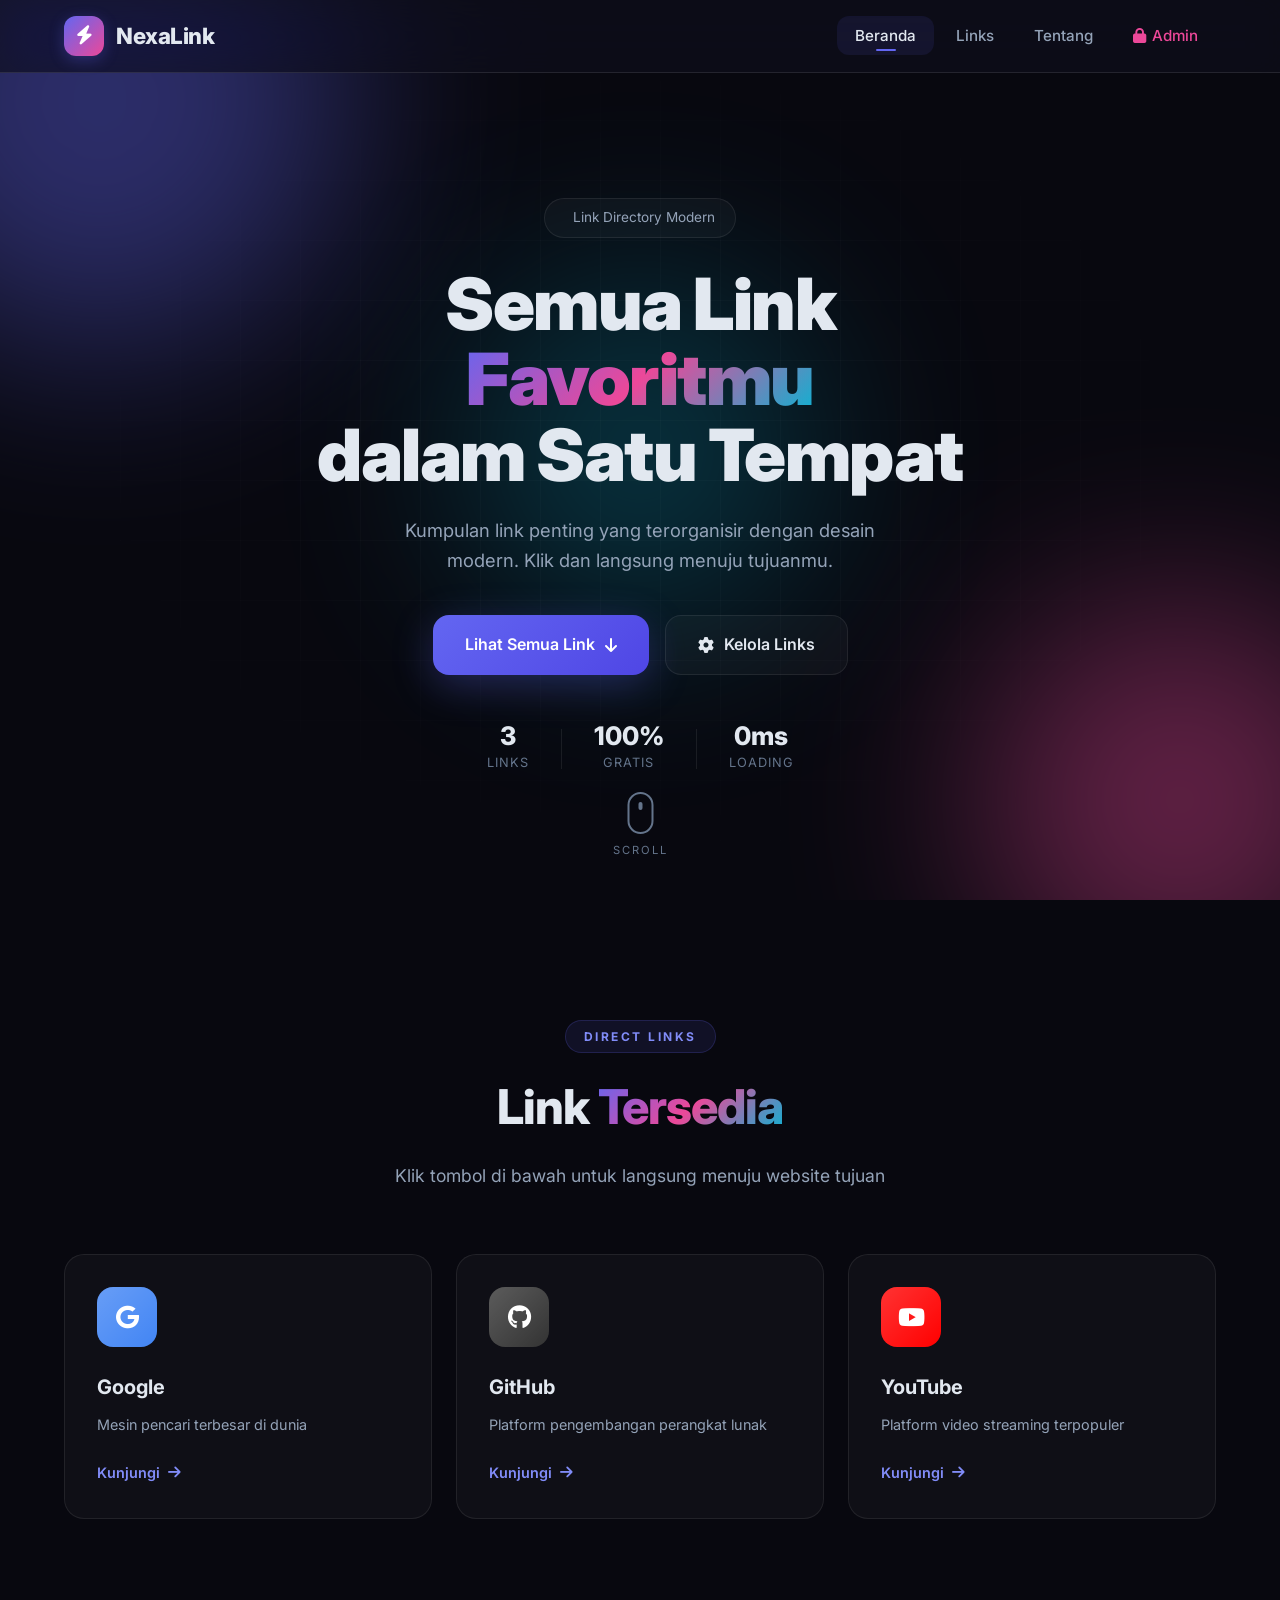
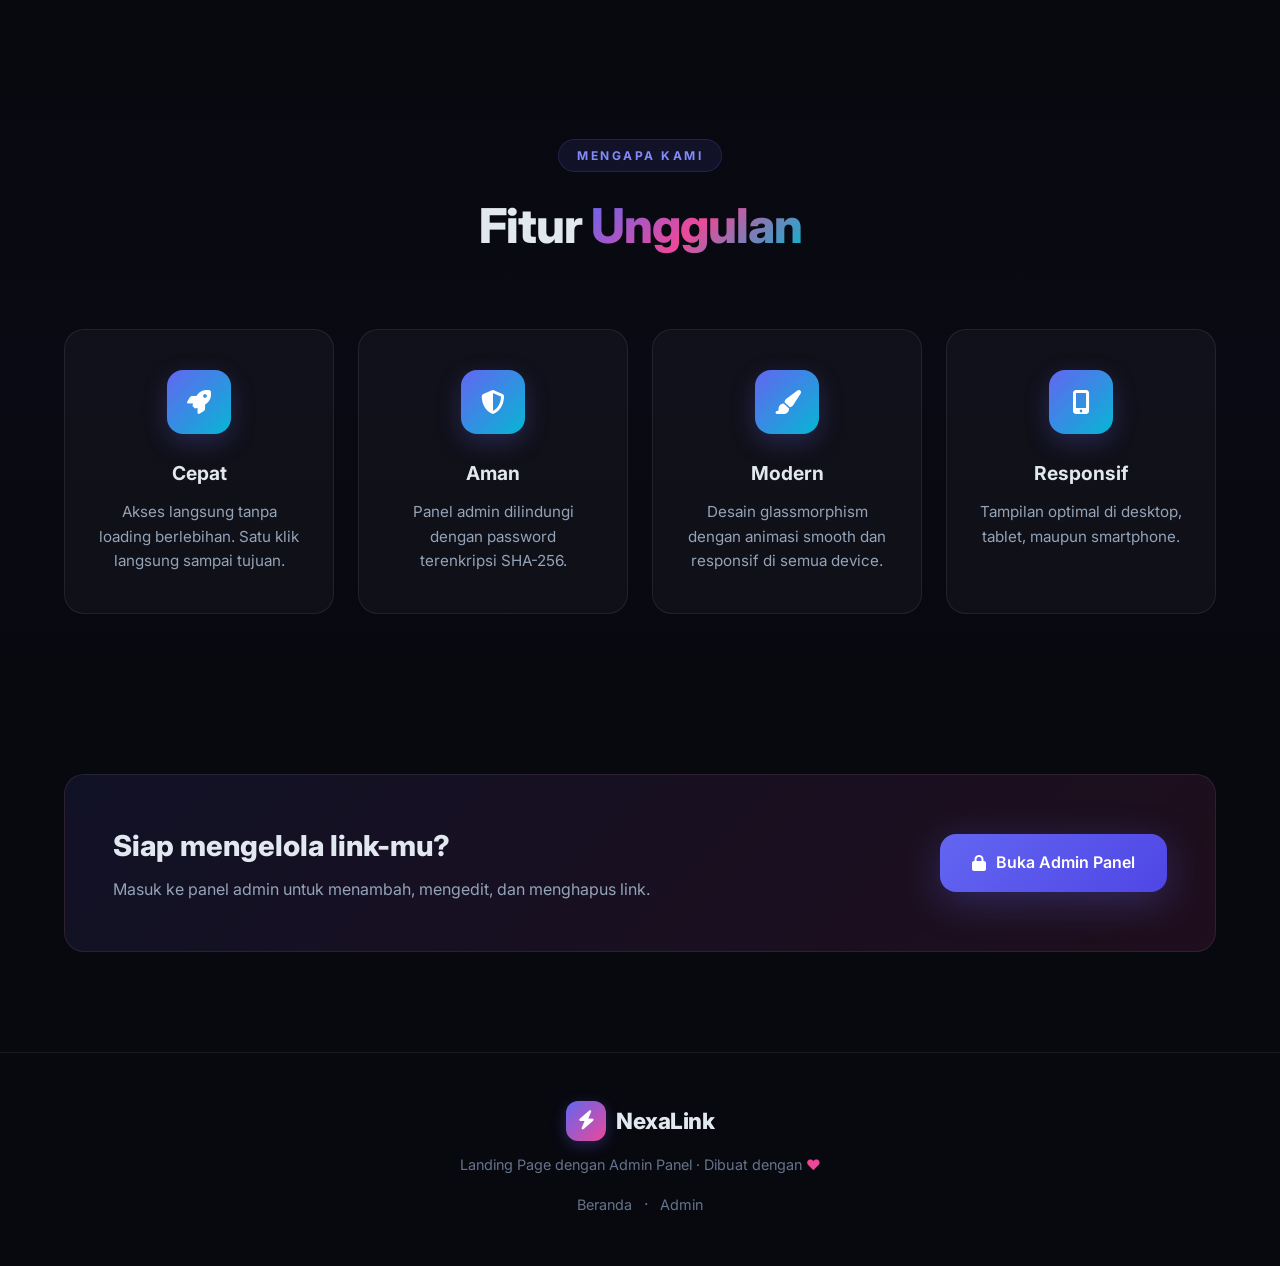
<file: index.html>
<!DOCTYPE html>
<html lang="id">
<head>
    <meta charset="UTF-8">
    <meta name="viewport" content="width=device-width, initial-scale=1.0">
    <meta http-equiv="X-UA-Compatible" content="IE=edge">

    <!-- SEO Meta Tags -->
    <title>NexaLink - Link Directory Modern</title>
    <meta name="description" content="Kumpulan link penting dengan desain modern. Akses cepat ke semua website favoritmu dalam satu tempat.">
    <meta name="keywords" content="link directory, landing page, bookmarks, modern ui">
    <meta name="author" content="NexaLink">
    <meta name="robots" content="index, follow">

    <!-- Open Graph / Facebook -->
    <meta property="og:type" content="website">
    <meta property="og:url" content="https://nexalink.vercel.app/">
    <meta property="og:title" content="NexaLink - Link Directory Modern">
    <meta property="og:description" content="Kumpulan link penting dengan desain modern. Akses cepat ke semua website favoritmu.">
    <meta property="og:image" content="https://nexalink.vercel.app/assets/og-image.png">

    <!-- Twitter -->
    <meta property="twitter:card" content="summary_large_image">
    <meta property="twitter:url" content="https://nexalink.vercel.app/">
    <meta property="twitter:title" content="NexaLink - Link Directory Modern">
    <meta property="twitter:description" content="Kumpulan link penting dengan desain modern. Akses cepat ke semua website favoritmu.">
    <meta property="twitter:image" content="https://nexalink.vercel.app/assets/og-image.png">

    <!-- Theme Color -->
    <meta name="theme-color" content="#0f0f1a">
    <meta name="msapplication-TileColor" content="#0f0f1a">

    <!-- Favicon -->
    <link rel="icon" type="image/svg+xml" href="data:image/svg+xml,<svg xmlns=%22http://www.w3.org/2000/svg%22 viewBox=%220 0 100 100%22><text y=%22.9em%22 font-size=%2290%22>⚡</text></svg>">

    <!-- Fonts -->
    <link rel="preconnect" href="https://fonts.googleapis.com">
    <link rel="preconnect" href="https://fonts.gstatic.com" crossorigin>
    <link href="https://fonts.googleapis.com/css2?family=Inter:wght@300;400;500;600;700;800;900&display=swap" rel="stylesheet">
    <link rel="stylesheet" href="https://cdnjs.cloudflare.com/ajax/libs/font-awesome/6.4.0/css/all.min.css" integrity="sha512-iecdLmaskl7CVkqkXNQ/ZH/XLlvWZOJyj7Yy7tcenmpD1ypASozpmT/E0iPtmFIB46ZmdtAc9eNBvH0H/ZpiBw==" crossorigin="anonymous" referrerpolicy="no-referrer">

    <!-- Styles -->
    <link rel="stylesheet" href="assets/style.css">
</head>
<body>
    <!-- Navbar -->
    <nav class="navbar" id="navbar">
        <div class="nav-container">
            <a href="/" class="nav-logo" aria-label="NexaLink Home">
                <div class="logo-icon">
                    <i class="fas fa-bolt" aria-hidden="true"></i>
                </div>
                <span class="logo-text">NexaLink</span>
            </a>

            <ul class="nav-menu" id="nav-menu" role="menubar">
                <li role="none"><a href="#home" class="nav-link active" role="menuitem">Beranda</a></li>
                <li role="none"><a href="#links" class="nav-link" role="menuitem">Links</a></li>
                <li role="none"><a href="#about" class="nav-link" role="menuitem">Tentang</a></li>
                <li role="none"><a href="admin.html" class="nav-link admin-link" role="menuitem">
                    <i class="fas fa-lock" aria-hidden="true"></i> Admin
                </a></li>
            </ul>

            <button class="hamburger" id="hamburger" aria-label="Toggle menu" aria-expanded="false" aria-controls="nav-menu">
                <span></span>
                <span></span>
                <span></span>
            </button>
        </div>
    </nav>

    <!-- Hero Section -->
    <section id="home" class="hero" aria-label="Hero section">
        <div class="hero-bg" aria-hidden="true">
            <div class="orb orb-1"></div>
            <div class="orb orb-2"></div>
            <div class="orb orb-3"></div>
            <div class="grid-overlay"></div>
        </div>

        <div class="hero-content">
            <div class="hero-badge" data-aos="fade-up">
                <i class="fas fa-sparkles" aria-hidden="true"></i>
                <span>Link Directory Modern</span>
            </div>

            <h1 class="hero-title" data-aos="fade-up" data-aos-delay="100">
                Semua Link <span class="gradient-text">Favoritmu</span><br>
                dalam Satu Tempat
            </h1>

            <p class="hero-desc" data-aos="fade-up" data-aos-delay="200">
                Kumpulan link penting yang terorganisir dengan desain modern. 
                Klik dan langsung menuju tujuanmu.
            </p>

            <div class="hero-cta" data-aos="fade-up" data-aos-delay="300">
                <a href="#links" class="hero-btn primary">
                    <span>Lihat Semua Link</span>
                    <i class="fas fa-arrow-down" aria-hidden="true"></i>
                </a>
                <a href="admin.html" class="hero-btn secondary">
                    <i class="fas fa-cog" aria-hidden="true"></i>
                    <span>Kelola Links</span>
                </a>
            </div>

            <div class="hero-stats" data-aos="fade-up" data-aos-delay="400">
                <div class="stat-item">
                    <span class="stat-number" id="link-count">0</span>
                    <span class="stat-label">Links</span>
                </div>
                <div class="stat-divider"></div>
                <div class="stat-item">
                    <span class="stat-number">100%</span>
                    <span class="stat-label">Gratis</span>
                </div>
                <div class="stat-divider"></div>
                <div class="stat-item">
                    <span class="stat-number">0ms</span>
                    <span class="stat-label">Loading</span>
                </div>
            </div>
        </div>

        <div class="scroll-indicator" aria-hidden="true">
            <div class="mouse">
                <div class="wheel"></div>
            </div>
            <span class="scroll-text">Scroll</span>
        </div>
    </section>

    <!-- Links Section -->
    <section id="links" class="links-section" aria-label="Links section">
        <div class="container">
            <div class="section-header">
                <span class="section-tag">DIRECT LINKS</span>
                <h2 class="section-title">Link <span class="gradient-text">Tersedia</span></h2>
                <p class="section-desc">Klik tombol di bawah untuk langsung menuju website tujuan</p>
            </div>

            <div id="links-grid" class="links-grid" role="list">
                <!-- Links rendered by JS -->
            </div>

            <div id="empty-state" class="empty-state" style="display:none;">
                <div class="empty-icon">
                    <i class="fas fa-link-slash" aria-hidden="true"></i>
                </div>
                <h3>Belum ada link</h3>
                <p>Tambahkan link pertama melalui panel admin</p>
                <a href="admin.html" class="btn-primary">
                    <i class="fas fa-plus" aria-hidden="true"></i>
                    Tambah Link
                </a>
            </div>
        </div>
    </section>

    <!-- About Section -->
    <section id="about" class="about-section" aria-label="About section">
        <div class="container">
            <div class="section-header">
                <span class="section-tag">MENGAPA KAMI</span>
                <h2 class="section-title">Fitur <span class="gradient-text">Unggulan</span></h2>
            </div>

            <div class="about-grid">
                <article class="about-card" data-aos="fade-up">
                    <div class="about-icon-wrapper">
                        <div class="about-icon">
                            <i class="fas fa-rocket" aria-hidden="true"></i>
                        </div>
                    </div>
                    <h3>Cepat</h3>
                    <p>Akses langsung tanpa loading berlebihan. Satu klik langsung sampai tujuan.</p>
                </article>

                <article class="about-card" data-aos="fade-up" data-aos-delay="100">
                    <div class="about-icon-wrapper">
                        <div class="about-icon">
                            <i class="fas fa-shield-alt" aria-hidden="true"></i>
                        </div>
                    </div>
                    <h3>Aman</h3>
                    <p>Panel admin dilindungi dengan password terenkripsi SHA-256.</p>
                </article>

                <article class="about-card" data-aos="fade-up" data-aos-delay="200">
                    <div class="about-icon-wrapper">
                        <div class="about-icon">
                            <i class="fas fa-paint-brush" aria-hidden="true"></i>
                        </div>
                    </div>
                    <h3>Modern</h3>
                    <p>Desain glassmorphism dengan animasi smooth dan responsif di semua device.</p>
                </article>

                <article class="about-card" data-aos="fade-up" data-aos-delay="300">
                    <div class="about-icon-wrapper">
                        <div class="about-icon">
                            <i class="fas fa-mobile-alt" aria-hidden="true"></i>
                        </div>
                    </div>
                    <h3>Responsif</h3>
                    <p>Tampilan optimal di desktop, tablet, maupun smartphone.</p>
                </article>
            </div>
        </div>
    </section>

    <!-- CTA Section -->
    <section class="cta-section" aria-label="Call to action">
        <div class="container">
            <div class="cta-card">
                <div class="cta-content">
                    <h2>Siap mengelola link-mu?</h2>
                    <p>Masuk ke panel admin untuk menambah, mengedit, dan menghapus link.</p>
                </div>
                <a href="admin.html" class="cta-btn">
                    <i class="fas fa-lock" aria-hidden="true"></i>
                    <span>Buka Admin Panel</span>
                </a>
            </div>
        </div>
    </section>

    <!-- Footer -->
    <footer class="footer">
        <div class="container">
            <div class="footer-content">
                <div class="footer-brand">
                    <div class="logo-icon">
                        <i class="fas fa-bolt" aria-hidden="true"></i>
                    </div>
                    <span class="logo-text">NexaLink</span>
                </div>
                <p class="footer-copy">
                    Landing Page dengan Admin Panel &middot; Dibuat dengan 
                    <span class="heart" aria-label="love">❤️</span>
                </p>
                <div class="footer-links">
                    <a href="/" class="footer-link">Beranda</a>
                    <span class="footer-dot">&middot;</span>
                    <a href="admin.html" class="footer-link">Admin</a>
                </div>
            </div>
        </div>
    </footer>

    <script src="assets/script.js"></script>
</body>
</html>
</file>
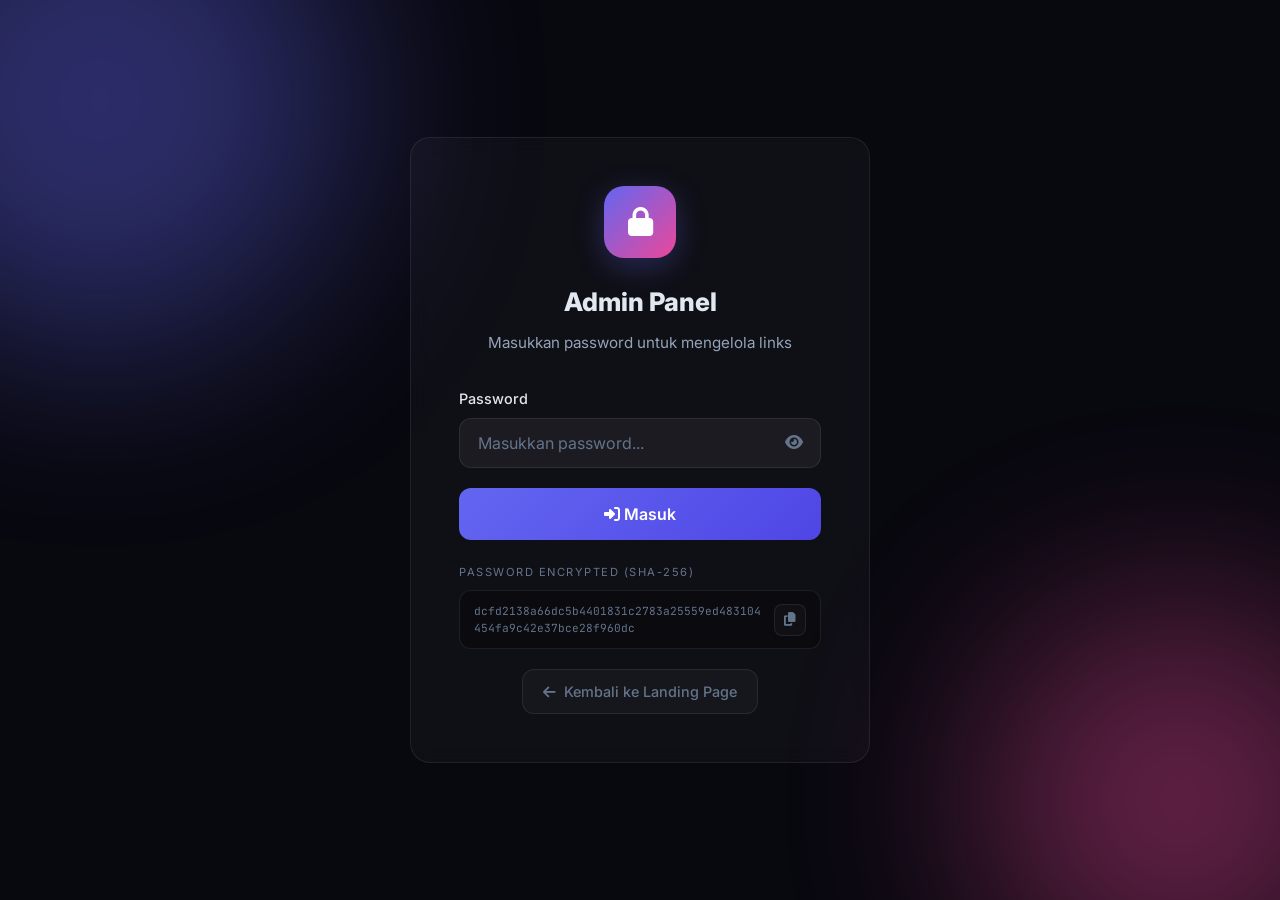
<file: admin.html>
<!DOCTYPE html>
<html lang="id">
<head>
    <meta charset="UTF-8">
    <meta name="viewport" content="width=device-width, initial-scale=1.0">
    <meta name="robots" content="noindex, nofollow">

    <title>Admin Panel - NexaLink</title>
    <meta name="description" content="Panel admin untuk mengelola links NexaLink">

    <meta name="theme-color" content="#0f0f1a">
    <link rel="icon" type="image/svg+xml" href="data:image/svg+xml,<svg xmlns=%22http://www.w3.org/2000/svg%22 viewBox=%220 0 100 100%22><text y=%22.9em%22 font-size=%2290%22>🔒</text></svg>">

    <link rel="preconnect" href="https://fonts.googleapis.com">
    <link rel="preconnect" href="https://fonts.gstatic.com" crossorigin>
    <link href="https://fonts.googleapis.com/css2?family=Inter:wght@300;400;500;600;700;800&family=JetBrains+Mono:wght@400;500&display=swap" rel="stylesheet">
    <link rel="stylesheet" href="https://cdnjs.cloudflare.com/ajax/libs/font-awesome/6.4.0/css/all.min.css" integrity="sha512-iecdLmaskl7CVkqkXNQ/ZH/XLlvWZOJyj7Yy7tcenmpD1ypASozpmT/E0iPtmFIB46ZmdtAc9eNBvH0H/ZpiBw==" crossorigin="anonymous" referrerpolicy="no-referrer">

    <link rel="stylesheet" href="assets/style.css">
    <link rel="stylesheet" href="assets/admin-style.css">
</head>
<body>
    <div class="admin-body">
        <div class="hero-bg" style="position: fixed;">
            <div class="orb orb-1"></div>
            <div class="orb orb-2"></div>
        </div>

        <!-- Login Screen -->
        <div id="login-screen" class="login-card">
            <div class="login-icon">
                <i class="fas fa-lock" aria-hidden="true"></i>
            </div>
            <h2 class="login-title">Admin Panel</h2>
            <p class="login-subtitle">Masukkan password untuk mengelola links</p>

            <form id="login-form" novalidate>
                <div class="form-group">
                    <label class="form-label" for="password-input">Password</label>
                    <div class="input-wrapper">
                        <input 
                            type="password" 
                            id="password-input" 
                            class="form-input" 
                            placeholder="Masukkan password..." 
                            required
                            autocomplete="current-password"
                        >
                        <button type="button" class="toggle-password" id="toggle-password" aria-label="Toggle password visibility">
                            <i class="fas fa-eye" aria-hidden="true"></i>
                        </button>
                    </div>
                </div>

                <button type="submit" class="btn-submit" id="login-btn">
                    <span class="btn-text">
                        <i class="fas fa-sign-in-alt" aria-hidden="true"></i>
                        <span>Masuk</span>
                    </span>
                    <span class="btn-loader" style="display:none;">
                        <i class="fas fa-circle-notch fa-spin" aria-hidden="true"></i>
                    </span>
                </button>

                <div id="login-error" class="error-msg" role="alert" aria-live="polite">
                    <i class="fas fa-exclamation-circle" aria-hidden="true"></i>
                    <span>Password salah!</span>
                </div>
            </form>

            <div class="hash-section">
                <div class="hash-label">Password Encrypted (SHA-256)</div>
                <div class="hash-display" id="hash-display">
                    <span class="hash-text">dcfd2138a66dc5b4401831c2783a25559ed483104454fa9c42e37bce28f960dc</span>
                    <button class="hash-copy" id="hash-copy" aria-label="Copy hash">
                        <i class="fas fa-copy" aria-hidden="true"></i>
                    </button>
                </div>
            </div>

            <div class="back-link">
                <a href="/" class="btn-back">
                    <i class="fas fa-arrow-left" aria-hidden="true"></i>
                    <span>Kembali ke Landing Page</span>
                </a>
            </div>
        </div>

        <!-- Panel Screen -->
        <div id="panel-screen" class="panel-card" style="display: none;">
            <div class="panel-header">
                <div class="panel-title-group">
                    <h2 class="panel-title">
                        <i class="fas fa-cog" aria-hidden="true"></i>
                        Kelola Links
                    </h2>
                    <p class="panel-subtitle">Tambah, edit, atau hapus link</p>
                </div>
                <div class="panel-actions">
                    <a href="/" class="btn-sm btn-back" title="Kembali">
                        <i class="fas fa-arrow-left" aria-hidden="true"></i>
                        <span class="btn-label">Kembali</span>
                    </a>
                    <button class="btn-sm btn-export" id="btn-export" onclick="exportData()" title="Export JSON">
                        <i class="fas fa-download" aria-hidden="true"></i>
                        <span class="btn-label">Export</span>
                    </button>
                    <button class="btn-sm btn-import" id="btn-import" onclick="document.getElementById('import-file').click()" title="Import JSON">
                        <i class="fas fa-upload" aria-hidden="true"></i>
                        <span class="btn-label">Import</span>
                    </button>
                    <input type="file" id="import-file" accept=".json" style="display:none" onchange="importData(this)">
                    <button class="btn-sm btn-add" id="btn-add" onclick="openModal()">
                        <i class="fas fa-plus" aria-hidden="true"></i>
                        <span class="btn-label">Tambah</span>
                    </button>
                    <button class="btn-sm btn-logout" id="btn-logout" onclick="logout()">
                        <i class="fas fa-sign-out-alt" aria-hidden="true"></i>
                        <span class="btn-label">Logout</span>
                    </button>
                </div>
            </div>

            <div class="sync-info">
                <i class="fas fa-info-circle" aria-hidden="true"></i>
                <span>Data tersimpan di browser ini. Gunakan <strong>Export</strong> untuk backup, <strong>Import</strong> untuk restore di HP lain.</span>
            </div>

            <div class="table-wrapper">
                <table class="links-table">
                    <thead>
                        <tr>
                            <th>Link</th>
                            <th class="hide-mobile">URL</th>
                            <th class="hide-mobile">Dibuat</th>
                            <th style="text-align: right;">Aksi</th>
                        </tr>
                    </thead>
                    <tbody id="admin-links-body">
                        <!-- Rendered by JS -->
                    </tbody>
                </table>
            </div>

            <div id="admin-empty" class="empty-state" style="display: none;">
                <div class="empty-icon">
                    <i class="fas fa-link-slash" aria-hidden="true"></i>
                </div>
                <h3>Belum ada link</h3>
                <p>Mulai tambahkan link pertamamu</p>
                <button class="btn-primary" onclick="openModal()">
                    <i class="fas fa-plus" aria-hidden="true"></i>
                    Tambah Link
                </button>
            </div>
        </div>
    </div>

    <!-- Modal -->
    <div id="modal" class="modal-overlay" role="dialog" aria-modal="true" aria-labelledby="modal-title">
        <div class="modal">
            <div class="modal-header">
                <h3 class="modal-title" id="modal-title">Tambah Link Baru</h3>
                <button class="modal-close" onclick="closeModal()" aria-label="Close modal">
                    <i class="fas fa-times" aria-hidden="true"></i>
                </button>
            </div>

            <form id="link-form" novalidate>
                <input type="hidden" id="link-id">

                <div class="form-row">
                    <div class="form-group">
                        <label class="form-label" for="link-title">Judul <span class="required">*</span></label>
                        <input type="text" id="link-title" class="form-input" placeholder="Contoh: Google" required>
                    </div>
                    <div class="form-group">
                        <label class="form-label" for="link-url">URL <span class="required">*</span></label>
                        <input type="url" id="link-url" class="form-input" placeholder="https://google.com" required>
                    </div>
                </div>

                <div class="form-group">
                    <label class="form-label" for="link-desc">Deskripsi <span class="required">*</span></label>
                    <input type="text" id="link-desc" class="form-input" placeholder="Deskripsi singkat link ini" required>
                </div>

                <div class="form-row">
                    <div class="form-group">
                        <label class="form-label">Warna</label>
                        <div class="color-options" id="color-options"></div>
                        <input type="hidden" id="link-color" value="#6366f1">
                    </div>
                </div>

                <div class="form-group">
                    <label class="form-label">Icon</label>
                    <div class="icon-options" id="icon-options"></div>
                    <input type="hidden" id="link-icon" value="fas fa-link">
                </div>

                <div class="modal-actions">
                    <button type="button" class="btn-cancel" onclick="closeModal()">Batal</button>
                    <button type="submit" class="btn-submit-modal">
                        <i class="fas fa-save" aria-hidden="true"></i>
                        <span id="modal-submit-text">Simpan</span>
                    </button>
                </div>
            </form>
        </div>
    </div>

    <!-- Toast Notification -->
    <div id="toast" class="toast" role="status" aria-live="polite">
        <i class="toast-icon" aria-hidden="true"></i>
        <span class="toast-message"></span>
    </div>

    <script src="assets/admin.js"></script>
</body>
</html>
</file>
<file: assets/style.css>
/* ===== CSS VARIABLES ===== */
:root {
    --primary: #6366f1;
    --primary-light: #818cf8;
    --primary-dark: #4f46e5;
    --secondary: #ec4899;
    --accent: #06b6d4;
    --success: #10b981;
    --warning: #f59e0b;
    --danger: #ef4444;

    --dark: #0f0f1a;
    --darker: #08080f;
    --dark-card: #13131f;
    --dark-elevated: #1a1a2e;

    --card: rgba(255,255,255,0.03);
    --card-hover: rgba(255,255,255,0.06);
    --card-border: rgba(255,255,255,0.08);
    --card-border-hover: rgba(255,255,255,0.15);

    --text: #e2e8f0;
    --text-secondary: #94a3b8;
    --text-muted: #64748b;

    --glass: rgba(15,15,26,0.7);
    --glass-border: rgba(255,255,255,0.1);
    --glass-hover: rgba(15,15,26,0.85);

    --shadow-sm: 0 2px 8px rgba(0,0,0,0.2);
    --shadow: 0 8px 32px rgba(0,0,0,0.3);
    --shadow-lg: 0 20px 60px rgba(0,0,0,0.4);
    --shadow-glow: 0 0 40px rgba(99,102,241,0.15);

    --radius-sm: 8px;
    --radius: 12px;
    --radius-lg: 16px;
    --radius-xl: 20px;
    --radius-full: 100px;

    --transition-fast: 0.15s ease;
    --transition: 0.3s ease;
    --transition-slow: 0.5s ease;
    --transition-bounce: 0.4s cubic-bezier(0.34, 1.56, 0.64, 1);
}

/* ===== RESET & BASE ===== */
*, *::before, *::after {
    margin: 0;
    padding: 0;
    box-sizing: border-box;
}

html {
    scroll-behavior: smooth;
    -webkit-font-smoothing: antialiased;
    -moz-osx-font-smoothing: grayscale;
}

body {
    font-family: 'Inter', -apple-system, BlinkMacSystemFont, 'Segoe UI', sans-serif;
    background: var(--darker);
    color: var(--text);
    overflow-x: hidden;
    line-height: 1.6;
    min-height: 100vh;
}

::selection {
    background: rgba(99,102,241,0.3);
    color: white;
}

::-webkit-scrollbar {
    width: 8px;
}

::-webkit-scrollbar-track {
    background: var(--darker);
}

::-webkit-scrollbar-thumb {
    background: var(--card-border);
    border-radius: var(--radius-full);
}

::-webkit-scrollbar-thumb:hover {
    background: var(--text-muted);
}

/* ===== UTILITIES ===== */
.container {
    max-width: 1200px;
    margin: 0 auto;
    padding: 0 24px;
}

.gradient-text {
    background: linear-gradient(135deg, var(--primary), var(--secondary), var(--accent));
    -webkit-background-clip: text;
    -webkit-text-fill-color: transparent;
    background-clip: text;
}

/* ===== NAVBAR ===== */
.navbar {
    position: fixed;
    top: 0;
    left: 0;
    right: 0;
    z-index: 1000;
    background: var(--glass);
    backdrop-filter: blur(20px) saturate(180%);
    -webkit-backdrop-filter: blur(20px) saturate(180%);
    border-bottom: 1px solid var(--glass-border);
    transition: all var(--transition);
}

.navbar.scrolled {
    background: var(--glass-hover);
    box-shadow: var(--shadow);
}

.nav-container {
    max-width: 1200px;
    margin: 0 auto;
    padding: 0 24px;
    display: flex;
    justify-content: space-between;
    align-items: center;
    height: 72px;
}

.nav-logo {
    display: flex;
    align-items: center;
    gap: 12px;
    text-decoration: none;
    color: var(--text);
}

.logo-icon {
    width: 40px;
    height: 40px;
    background: linear-gradient(135deg, var(--primary), var(--secondary));
    border-radius: var(--radius);
    display: flex;
    align-items: center;
    justify-content: center;
    font-size: 1.2rem;
    color: white;
    box-shadow: 0 4px 15px rgba(99,102,241,0.3);
    transition: transform var(--transition-bounce);
}

.nav-logo:hover .logo-icon {
    transform: scale(1.1) rotate(-5deg);
}

.logo-text {
    font-size: 1.4rem;
    font-weight: 800;
    letter-spacing: -0.5px;
}

.nav-menu {
    display: flex;
    list-style: none;
    gap: 4px;
    align-items: center;
}

.nav-link {
    text-decoration: none;
    color: var(--text-secondary);
    font-weight: 500;
    padding: 10px 18px;
    border-radius: var(--radius);
    transition: all var(--transition);
    font-size: 0.95rem;
    position: relative;
}

.nav-link::after {
    content: '';
    position: absolute;
    bottom: 4px;
    left: 50%;
    transform: translateX(-50%) scaleX(0);
    width: 20px;
    height: 2px;
    background: var(--primary);
    border-radius: var(--radius-full);
    transition: transform var(--transition);
}

.nav-link:hover,
.nav-link.active {
    color: var(--text);
    background: rgba(99,102,241,0.1);
}

.nav-link.active::after {
    transform: translateX(-50%) scaleX(1);
}

.admin-link {
    color: var(--secondary) !important;
    display: flex;
    align-items: center;
    gap: 6px;
}

.admin-link:hover {
    background: rgba(236,72,153,0.1) !important;
}

.hamburger {
    display: none;
    flex-direction: column;
    gap: 5px;
    cursor: pointer;
    background: none;
    border: none;
    padding: 8px;
}

.hamburger span {
    width: 24px;
    height: 2.5px;
    background: var(--text);
    border-radius: var(--radius-full);
    transition: all var(--transition);
    transform-origin: center;
}

.hamburger[aria-expanded="true"] span:nth-child(1) {
    transform: translateY(7.5px) rotate(45deg);
}

.hamburger[aria-expanded="true"] span:nth-child(2) {
    opacity: 0;
    transform: scaleX(0);
}

.hamburger[aria-expanded="true"] span:nth-child(3) {
    transform: translateY(-7.5px) rotate(-45deg);
}

/* ===== HERO ===== */
.hero {
    min-height: 100vh;
    display: flex;
    align-items: center;
    justify-content: center;
    position: relative;
    padding-top: 72px;
    overflow: hidden;
}

.hero-bg {
    position: absolute;
    inset: 0;
    z-index: 0;
}

.orb {
    position: absolute;
    border-radius: 50%;
    filter: blur(100px);
    opacity: 0.4;
    animation: float 10s ease-in-out infinite;
}

.orb-1 {
    width: 500px;
    height: 500px;
    background: var(--primary);
    top: -150px;
    left: -150px;
    animation-delay: 0s;
}

.orb-2 {
    width: 400px;
    height: 400px;
    background: var(--secondary);
    bottom: -100px;
    right: -100px;
    animation-delay: -4s;
}

.orb-3 {
    width: 350px;
    height: 350px;
    background: var(--accent);
    top: 50%;
    left: 50%;
    transform: translate(-50%, -50%);
    animation-delay: -7s;
    opacity: 0.25;
}

@keyframes float {
    0%, 100% { transform: translate(0, 0) scale(1); }
    25% { transform: translate(40px, -30px) scale(1.05); }
    50% { transform: translate(-20px, 40px) scale(0.95); }
    75% { transform: translate(30px, 20px) scale(1.02); }
}

.grid-overlay {
    position: absolute;
    inset: 0;
    background-image: 
        linear-gradient(rgba(255,255,255,0.02) 1px, transparent 1px),
        linear-gradient(90deg, rgba(255,255,255,0.02) 1px, transparent 1px);
    background-size: 60px 60px;
    mask-image: radial-gradient(ellipse at center, black 30%, transparent 70%);
    -webkit-mask-image: radial-gradient(ellipse at center, black 30%, transparent 70%);
}

.hero-content {
    position: relative;
    z-index: 1;
    text-align: center;
    max-width: 720px;
    padding: 0 24px;
}

.hero-badge {
    display: inline-flex;
    align-items: center;
    gap: 8px;
    padding: 8px 20px;
    background: var(--card);
    border: 1px solid var(--card-border);
    border-radius: var(--radius-full);
    font-size: 0.85rem;
    color: var(--text-secondary);
    margin-bottom: 28px;
    animation: fadeInUp 0.8s ease both;
}

.hero-badge i {
    color: var(--accent);
}

.hero-title {
    font-size: clamp(2.8rem, 6vw, 4.5rem);
    font-weight: 900;
    line-height: 1.05;
    margin-bottom: 24px;
    letter-spacing: -1.5px;
    animation: fadeInUp 0.8s ease 0.1s both;
}

.hero-desc {
    font-size: 1.15rem;
    color: var(--text-secondary);
    margin-bottom: 40px;
    max-width: 520px;
    margin-left: auto;
    margin-right: auto;
    animation: fadeInUp 0.8s ease 0.2s both;
}

.hero-cta {
    display: flex;
    gap: 16px;
    justify-content: center;
    flex-wrap: wrap;
    margin-bottom: 48px;
    animation: fadeInUp 0.8s ease 0.3s both;
}

.hero-btn {
    display: inline-flex;
    align-items: center;
    gap: 10px;
    padding: 16px 32px;
    border-radius: var(--radius-lg);
    font-weight: 600;
    font-size: 1rem;
    text-decoration: none;
    transition: all var(--transition);
    cursor: pointer;
    border: none;
    font-family: inherit;
}

.hero-btn.primary {
    background: linear-gradient(135deg, var(--primary), var(--primary-dark));
    color: white;
    box-shadow: 0 10px 40px rgba(99,102,241,0.3);
}

.hero-btn.primary:hover {
    transform: translateY(-3px);
    box-shadow: 0 15px 50px rgba(99,102,241,0.4);
}

.hero-btn.primary i {
    animation: bounce 2s infinite;
}

.hero-btn.secondary {
    background: var(--card);
    color: var(--text);
    border: 1px solid var(--card-border);
}

.hero-btn.secondary:hover {
    background: var(--card-hover);
    border-color: var(--card-border-hover);
    transform: translateY(-3px);
}

@keyframes bounce {
    0%, 100% { transform: translateY(0); }
    50% { transform: translateY(5px); }
}

.hero-stats {
    display: flex;
    align-items: center;
    justify-content: center;
    gap: 32px;
    animation: fadeInUp 0.8s ease 0.4s both;
}

.stat-item {
    text-align: center;
}

.stat-number {
    display: block;
    font-size: 1.6rem;
    font-weight: 800;
    color: var(--text);
    line-height: 1;
}

.stat-label {
    font-size: 0.8rem;
    color: var(--text-muted);
    text-transform: uppercase;
    letter-spacing: 1px;
    margin-top: 4px;
}

.stat-divider {
    width: 1px;
    height: 40px;
    background: var(--card-border);
}

.scroll-indicator {
    position: absolute;
    bottom: 40px;
    left: 50%;
    transform: translateX(-50%);
    z-index: 1;
    display: flex;
    flex-direction: column;
    align-items: center;
    gap: 8px;
}

.mouse {
    width: 26px;
    height: 42px;
    border: 2px solid var(--text-muted);
    border-radius: 13px;
    position: relative;
}

.wheel {
    position: absolute;
    top: 8px;
    left: 50%;
    transform: translateX(-50%);
    width: 4px;
    height: 8px;
    background: var(--text-muted);
    border-radius: 2px;
    animation: scrollWheel 2s infinite;
}

.scroll-text {
    font-size: 0.7rem;
    color: var(--text-muted);
    text-transform: uppercase;
    letter-spacing: 2px;
}

@keyframes scrollWheel {
    0% { opacity: 1; top: 8px; }
    100% { opacity: 0; top: 22px; }
}

@keyframes fadeInUp {
    from { opacity: 0; transform: translateY(30px); }
    to { opacity: 1; transform: translateY(0); }
}

/* ===== SECTIONS COMMON ===== */
.section-header {
    text-align: center;
    margin-bottom: 64px;
}

.section-tag {
    display: inline-block;
    padding: 6px 18px;
    background: rgba(99,102,241,0.1);
    border: 1px solid rgba(99,102,241,0.2);
    border-radius: var(--radius-full);
    font-size: 0.75rem;
    font-weight: 700;
    letter-spacing: 2.5px;
    color: var(--primary-light);
    margin-bottom: 16px;
    text-transform: uppercase;
}

.section-title {
    font-size: clamp(2rem, 4vw, 3rem);
    font-weight: 800;
    margin-bottom: 16px;
    letter-spacing: -1px;
}

.section-desc {
    color: var(--text-secondary);
    font-size: 1.1rem;
    max-width: 500px;
    margin: 0 auto;
}

/* ===== LINKS SECTION ===== */
.links-section {
    padding: 120px 0;
    position: relative;
}

.links-grid {
    display: grid;
    grid-template-columns: repeat(auto-fill, minmax(320px, 1fr));
    gap: 24px;
}

.link-card {
    background: var(--card);
    border: 1px solid var(--card-border);
    border-radius: var(--radius-xl);
    padding: 32px;
    transition: all var(--transition);
    position: relative;
    overflow: hidden;
    cursor: pointer;
    text-decoration: none;
    display: block;
    animation: fadeInUp 0.6s ease both;
}

.link-card::before {
    content: '';
    position: absolute;
    top: 0;
    left: 0;
    right: 0;
    height: 3px;
    background: linear-gradient(90deg, var(--primary), var(--secondary));
    opacity: 0;
    transition: opacity var(--transition);
}

.link-card:hover {
    transform: translateY(-8px);
    border-color: var(--card-border-hover);
    box-shadow: var(--shadow-lg);
    background: var(--card-hover);
}

.link-card:hover::before {
    opacity: 1;
}

.link-icon {
    width: 60px;
    height: 60px;
    border-radius: var(--radius-lg);
    display: flex;
    align-items: center;
    justify-content: center;
    font-size: 1.5rem;
    margin-bottom: 24px;
    color: white;
    position: relative;
    overflow: hidden;
}

.link-icon::after {
    content: '';
    position: absolute;
    inset: 0;
    background: linear-gradient(135deg, rgba(255,255,255,0.2), transparent);
}

.link-title {
    font-size: 1.25rem;
    font-weight: 700;
    margin-bottom: 10px;
    color: var(--text);
}

.link-desc {
    font-size: 0.9rem;
    color: var(--text-secondary);
    margin-bottom: 24px;
    line-height: 1.6;
}

.link-arrow {
    display: inline-flex;
    align-items: center;
    gap: 8px;
    color: var(--primary-light);
    font-weight: 600;
    font-size: 0.9rem;
    transition: gap var(--transition);
}

.link-card:hover .link-arrow {
    gap: 12px;
}

.empty-state {
    text-align: center;
    padding: 80px 20px;
    color: var(--text-secondary);
}

.empty-icon {
    width: 80px;
    height: 80px;
    border-radius: var(--radius-xl);
    background: var(--card);
    border: 1px solid var(--card-border);
    display: flex;
    align-items: center;
    justify-content: center;
    margin: 0 auto 24px;
    font-size: 2rem;
    color: var(--text-muted);
}

.empty-state h3 {
    font-size: 1.3rem;
    margin-bottom: 8px;
    color: var(--text);
}

.empty-state p {
    margin-bottom: 24px;
    color: var(--text-muted);
}

.btn-primary {
    display: inline-flex;
    align-items: center;
    gap: 8px;
    padding: 14px 28px;
    background: linear-gradient(135deg, var(--primary), var(--primary-dark));
    color: white;
    text-decoration: none;
    border-radius: var(--radius);
    font-weight: 600;
    transition: all var(--transition);
    border: none;
    cursor: pointer;
    font-family: inherit;
    font-size: 0.95rem;
}

.btn-primary:hover {
    transform: translateY(-2px);
    box-shadow: 0 10px 30px rgba(99,102,241,0.3);
}

/* ===== ABOUT SECTION ===== */
.about-section {
    padding: 100px 0;
    background: linear-gradient(180deg, transparent, rgba(99,102,241,0.02), transparent);
}

.about-grid {
    display: grid;
    grid-template-columns: repeat(auto-fit, minmax(260px, 1fr));
    gap: 24px;
}

.about-card {
    background: var(--card);
    border: 1px solid var(--card-border);
    border-radius: var(--radius-xl);
    padding: 40px 32px;
    text-align: center;
    transition: all var(--transition);
}

.about-card:hover {
    transform: translateY(-6px);
    border-color: var(--card-border-hover);
    box-shadow: var(--shadow);
    background: var(--card-hover);
}

.about-icon-wrapper {
    margin-bottom: 24px;
}

.about-icon {
    width: 64px;
    height: 64px;
    border-radius: var(--radius-lg);
    display: flex;
    align-items: center;
    justify-content: center;
    font-size: 1.5rem;
    margin: 0 auto;
    background: linear-gradient(135deg, var(--primary), var(--accent));
    color: white;
    box-shadow: 0 8px 25px rgba(99,102,241,0.25);
}

.about-card h3 {
    font-size: 1.2rem;
    font-weight: 700;
    margin-bottom: 12px;
}

.about-card p {
    color: var(--text-secondary);
    font-size: 0.95rem;
    line-height: 1.6;
}

/* ===== CTA SECTION ===== */
.cta-section {
    padding: 60px 0 100px;
}

.cta-card {
    background: linear-gradient(135deg, rgba(99,102,241,0.1), rgba(236,72,153,0.1));
    border: 1px solid var(--card-border);
    border-radius: var(--radius-xl);
    padding: 48px;
    display: flex;
    align-items: center;
    justify-content: space-between;
    gap: 32px;
    flex-wrap: wrap;
}

.cta-content h2 {
    font-size: 1.8rem;
    font-weight: 800;
    margin-bottom: 8px;
}

.cta-content p {
    color: var(--text-secondary);
}

.cta-btn {
    display: inline-flex;
    align-items: center;
    gap: 10px;
    padding: 16px 32px;
    background: linear-gradient(135deg, var(--primary), var(--primary-dark));
    color: white;
    text-decoration: none;
    border-radius: var(--radius-lg);
    font-weight: 600;
    transition: all var(--transition);
    flex-shrink: 0;
    box-shadow: 0 10px 40px rgba(99,102,241,0.3);
}

.cta-btn:hover {
    transform: translateY(-3px);
    box-shadow: 0 15px 50px rgba(99,102,241,0.4);
}

/* ===== FOOTER ===== */
.footer {
    padding: 48px 0;
    border-top: 1px solid var(--card-border);
}

.footer-content {
    text-align: center;
}

.footer-brand {
    display: inline-flex;
    align-items: center;
    gap: 10px;
    font-size: 1.3rem;
    font-weight: 800;
    margin-bottom: 12px;
    color: var(--text);
}

.footer-copy {
    color: var(--text-muted);
    font-size: 0.9rem;
    margin-bottom: 16px;
}

.heart {
    color: var(--secondary);
}

.footer-links {
    display: flex;
    align-items: center;
    justify-content: center;
    gap: 12px;
}

.footer-link {
    color: var(--text-muted);
    text-decoration: none;
    font-size: 0.9rem;
    transition: color var(--transition);
}

.footer-link:hover {
    color: var(--primary-light);
}

.footer-dot {
    color: var(--text-muted);
}

/* ===== RESPONSIVE ===== */
@media (max-width: 768px) {
    .hamburger {
        display: flex;
    }

    .nav-menu {
        position: fixed;
        top: 72px;
        left: 0;
        right: 0;
        background: var(--glass-hover);
        backdrop-filter: blur(20px);
        flex-direction: column;
        padding: 16px 24px 24px;
        gap: 4px;
        border-bottom: 1px solid var(--glass-border);
        transform: translateY(-150%);
        transition: transform var(--transition);
        align-items: stretch;
    }

    .nav-menu.active {
        transform: translateY(0);
    }

    .nav-link {
        padding: 14px 18px;
    }

    .hero-stats {
        gap: 20px;
    }

    .stat-divider {
        height: 30px;
    }

    .stat-number {
        font-size: 1.3rem;
    }

    .links-grid {
        grid-template-columns: 1fr;
    }

    .hero-title {
        font-size: 2.4rem;
    }

    .cta-card {
        flex-direction: column;
        text-align: center;
        padding: 36px 24px;
    }

    .about-grid {
        grid-template-columns: 1fr;
    }
}

@media (max-width: 480px) {
    .hero-btn {
        width: 100%;
        justify-content: center;
    }

    .hero-cta {
        flex-direction: column;
    }

    .hero-stats {
        flex-direction: column;
        gap: 16px;
    }

    .stat-divider {
        width: 40px;
        height: 1px;
    }
}
</file>
<file: assets/admin-style.css>
/* ===== ADMIN STYLES ===== */
.admin-body {
    min-height: 100vh;
    display: flex;
    align-items: center;
    justify-content: center;
    padding: 24px;
    position: relative;
    overflow: hidden;
}

/* Login Card */
.login-card {
    background: var(--card);
    border: 1px solid var(--card-border);
    border-radius: var(--radius-xl);
    padding: 48px;
    width: 100%;
    max-width: 460px;
    position: relative;
    z-index: 1;
    backdrop-filter: blur(10px);
    animation: fadeInUp 0.6s ease both;
}

.login-icon {
    width: 72px;
    height: 72px;
    border-radius: var(--radius-xl);
    background: linear-gradient(135deg, var(--primary), var(--secondary));
    display: flex;
    align-items: center;
    justify-content: center;
    font-size: 1.8rem;
    color: white;
    margin: 0 auto 24px;
    box-shadow: 0 8px 30px rgba(99,102,241,0.3);
}

.login-title {
    text-align: center;
    font-size: 1.6rem;
    font-weight: 800;
    margin-bottom: 8px;
}

.login-subtitle {
    text-align: center;
    color: var(--text-secondary);
    margin-bottom: 32px;
    font-size: 0.95rem;
}

/* Form Elements */
.form-group {
    margin-bottom: 20px;
}

.form-row {
    display: grid;
    grid-template-columns: 1fr 1fr;
    gap: 16px;
}

.form-label {
    display: block;
    margin-bottom: 8px;
    font-weight: 500;
    font-size: 0.9rem;
}

.required {
    color: var(--danger);
}

.input-wrapper {
    position: relative;
}

.form-input {
    width: 100%;
    padding: 14px 18px;
    background: rgba(255,255,255,0.05);
    border: 1px solid var(--card-border);
    border-radius: var(--radius);
    color: var(--text);
    font-size: 1rem;
    font-family: inherit;
    transition: all var(--transition);
}

.form-input:focus {
    outline: none;
    border-color: var(--primary);
    box-shadow: 0 0 0 3px rgba(99,102,241,0.1);
    background: rgba(255,255,255,0.07);
}

.form-input::placeholder {
    color: var(--text-muted);
}

.toggle-password {
    position: absolute;
    right: 14px;
    top: 50%;
    transform: translateY(-50%);
    background: none;
    border: none;
    color: var(--text-muted);
    cursor: pointer;
    padding: 4px;
    font-size: 1rem;
    transition: color var(--transition);
}

.toggle-password:hover {
    color: var(--text);
}

/* Buttons */
.btn-submit {
    width: 100%;
    padding: 16px;
    background: linear-gradient(135deg, var(--primary), var(--primary-dark));
    color: white;
    border: none;
    border-radius: var(--radius);
    font-size: 1rem;
    font-weight: 600;
    font-family: inherit;
    cursor: pointer;
    transition: all var(--transition);
    display: flex;
    align-items: center;
    justify-content: center;
    gap: 8px;
    min-height: 52px;
}

.btn-submit:hover {
    transform: translateY(-2px);
    box-shadow: 0 10px 30px rgba(99,102,241,0.3);
}

.btn-submit:disabled {
    opacity: 0.7;
    cursor: not-allowed;
    transform: none;
}

.btn-loader {
    display: flex;
    align-items: center;
    justify-content: center;
}

/* Error Message */
.error-msg {
    color: var(--danger);
    font-size: 0.9rem;
    margin-top: 16px;
    text-align: center;
    display: none;
    align-items: center;
    justify-content: center;
    gap: 6px;
    padding: 10px;
    background: rgba(239,68,68,0.08);
    border-radius: var(--radius);
    border: 1px solid rgba(239,68,68,0.15);
}

.error-msg.show {
    display: flex;
}

/* Hash Section */
.hash-section {
    margin-top: 24px;
}

.hash-label {
    font-size: 0.7rem;
    text-transform: uppercase;
    letter-spacing: 1.5px;
    color: var(--text-muted);
    margin-bottom: 8px;
}

.hash-display {
    background: rgba(0,0,0,0.3);
    border: 1px solid var(--card-border);
    border-radius: var(--radius);
    padding: 12px 14px;
    display: flex;
    align-items: center;
    gap: 10px;
}

.hash-text {
    font-family: 'JetBrains Mono', monospace;
    font-size: 0.7rem;
    color: var(--text-muted);
    word-break: break-all;
    flex: 1;
    line-height: 1.5;
}

.hash-copy {
    background: var(--card);
    border: 1px solid var(--card-border);
    color: var(--text-muted);
    width: 32px;
    height: 32px;
    border-radius: var(--radius-sm);
    display: flex;
    align-items: center;
    justify-content: center;
    cursor: pointer;
    transition: all var(--transition);
    flex-shrink: 0;
}

.hash-copy:hover {
    color: var(--text);
    border-color: var(--card-border-hover);
    background: var(--card-hover);
}

.hash-copy.copied {
    color: var(--success);
    border-color: var(--success);
}

/* Back Link */
.back-link {
    text-align: center;
    margin-top: 20px;
}

.btn-back {
    display: inline-flex;
    align-items: center;
    gap: 8px;
    padding: 10px 20px;
    background: var(--card);
    color: var(--text-muted);
    border: 1px solid var(--card-border);
    border-radius: var(--radius);
    text-decoration: none;
    font-size: 0.9rem;
    font-weight: 500;
    transition: all var(--transition);
    font-family: inherit;
    cursor: pointer;
}

.btn-back:hover {
    color: var(--text);
    border-color: var(--card-border-hover);
    background: var(--card-hover);
}

/* Panel Card */
.panel-card {
    background: var(--card);
    border: 1px solid var(--card-border);
    border-radius: var(--radius-xl);
    padding: 36px;
    width: 100%;
    max-width: 900px;
    position: relative;
    z-index: 1;
    backdrop-filter: blur(10px);
    animation: fadeInUp 0.5s ease both;
}

.panel-header {
    display: flex;
    justify-content: space-between;
    align-items: flex-start;
    margin-bottom: 32px;
    flex-wrap: wrap;
    gap: 20px;
}

.panel-title-group {
    flex: 1;
}

.panel-title {
    font-size: 1.4rem;
    font-weight: 800;
    display: flex;
    align-items: center;
    gap: 10px;
    margin-bottom: 6px;
}

.panel-title i {
    color: var(--primary);
}

.panel-subtitle {
    color: var(--text-secondary);
    font-size: 0.95rem;
}

.panel-actions {
    display: flex;
    gap: 10px;
    flex-wrap: wrap;
}

.btn-sm {
    padding: 10px 18px;
    border-radius: var(--radius);
    font-size: 0.9rem;
    font-weight: 600;
    cursor: pointer;
    border: none;
    font-family: inherit;
    transition: all var(--transition);
    display: inline-flex;
    align-items: center;
    gap: 6px;
    text-decoration: none;
}

.btn-add {
    background: linear-gradient(135deg, var(--primary), var(--primary-dark));
    color: white;
}

.btn-add:hover {
    transform: translateY(-2px);
    box-shadow: 0 8px 25px rgba(99,102,241,0.3);
}

.btn-logout {
    background: rgba(239,68,68,0.1);
    color: var(--danger);
}

.btn-logout:hover {
    background: rgba(239,68,68,0.2);
}

/* Table */
.table-wrapper {
    overflow-x: auto;
    border-radius: var(--radius);
    border: 1px solid var(--card-border);
}

.links-table {
    width: 100%;
    border-collapse: collapse;
    font-size: 0.95rem;
}

.links-table th {
    text-align: left;
    padding: 14px 18px;
    color: var(--text-muted);
    font-weight: 600;
    font-size: 0.7rem;
    text-transform: uppercase;
    letter-spacing: 1.5px;
    background: rgba(255,255,255,0.02);
    border-bottom: 1px solid var(--card-border);
    white-space: nowrap;
}

.links-table td {
    padding: 16px 18px;
    border-bottom: 1px solid var(--card-border);
    vertical-align: middle;
}

.links-table tbody tr {
    transition: background var(--transition);
}

.links-table tbody tr:hover {
    background: var(--card-hover);
}

.links-table tbody tr:last-child td {
    border-bottom: none;
}

.link-info {
    display: flex;
    align-items: center;
    gap: 14px;
}

.link-info-icon {
    width: 44px;
    height: 44px;
    border-radius: var(--radius);
    display: flex;
    align-items: center;
    justify-content: center;
    color: white;
    font-size: 1.1rem;
    flex-shrink: 0;
}

.link-info-text h4 {
    font-size: 0.95rem;
    font-weight: 600;
    margin-bottom: 3px;
    color: var(--text);
}

.link-info-text span {
    font-size: 0.8rem;
    color: var(--text-muted);
    display: block;
    max-width: 200px;
    overflow: hidden;
    text-overflow: ellipsis;
    white-space: nowrap;
}

.url-cell {
    color: var(--text-muted);
    font-size: 0.85rem;
    font-family: 'JetBrains Mono', monospace;
    max-width: 200px;
    overflow: hidden;
    text-overflow: ellipsis;
    white-space: nowrap;
}

.date-cell {
    color: var(--text-muted);
    font-size: 0.8rem;
    white-space: nowrap;
}

.btn-icon {
    width: 36px;
    height: 36px;
    border-radius: var(--radius-sm);
    border: none;
    cursor: pointer;
    display: inline-flex;
    align-items: center;
    justify-content: center;
    transition: all var(--transition);
    font-size: 0.85rem;
}

.btn-edit {
    background: rgba(99,102,241,0.1);
    color: var(--primary);
    margin-right: 6px;
}

.btn-edit:hover {
    background: rgba(99,102,241,0.2);
}

.btn-delete {
    background: rgba(239,68,68,0.1);
    color: var(--danger);
}

.btn-delete:hover {
    background: rgba(239,68,68,0.2);
}

/* Modal */
.modal-overlay {
    position: fixed;
    inset: 0;
    background: rgba(0,0,0,0.7);
    backdrop-filter: blur(8px);
    display: none;
    align-items: center;
    justify-content: center;
    z-index: 2000;
    padding: 24px;
    opacity: 0;
    transition: opacity var(--transition);
}

.modal-overlay.active {
    display: flex;
    opacity: 1;
}

.modal {
    background: var(--dark-card);
    border: 1px solid var(--card-border);
    border-radius: var(--radius-xl);
    padding: 32px;
    width: 100%;
    max-width: 520px;
    max-height: 90vh;
    overflow-y: auto;
    transform: scale(0.95) translateY(10px);
    transition: transform var(--transition-bounce);
}

.modal-overlay.active .modal {
    transform: scale(1) translateY(0);
}

.modal-header {
    display: flex;
    justify-content: space-between;
    align-items: center;
    margin-bottom: 28px;
}

.modal-title {
    font-size: 1.25rem;
    font-weight: 700;
}

.modal-close {
    width: 36px;
    height: 36px;
    border-radius: var(--radius-sm);
    border: none;
    background: var(--card);
    color: var(--text-muted);
    cursor: pointer;
    display: flex;
    align-items: center;
    justify-content: center;
    transition: all var(--transition);
    font-size: 1rem;
}

.modal-close:hover {
    color: var(--text);
    background: var(--card-hover);
}

.modal-actions {
    display: flex;
    gap: 12px;
    margin-top: 8px;
}

.btn-cancel {
    flex: 1;
    padding: 14px;
    background: var(--card);
    color: var(--text);
    border: 1px solid var(--card-border);
    border-radius: var(--radius);
    font-weight: 600;
    font-family: inherit;
    cursor: pointer;
    transition: all var(--transition);
    font-size: 0.95rem;
}

.btn-cancel:hover {
    background: var(--card-hover);
    border-color: var(--card-border-hover);
}

.btn-submit-modal {
    flex: 2;
    padding: 14px;
    background: linear-gradient(135deg, var(--primary), var(--primary-dark));
    color: white;
    border: none;
    border-radius: var(--radius);
    font-weight: 600;
    font-family: inherit;
    cursor: pointer;
    transition: all var(--transition);
    display: inline-flex;
    align-items: center;
    justify-content: center;
    gap: 8px;
    font-size: 0.95rem;
}

.btn-submit-modal:hover {
    transform: translateY(-2px);
    box-shadow: 0 8px 25px rgba(99,102,241,0.3);
}

/* Color Picker */
.color-options {
    display: flex;
    gap: 10px;
    flex-wrap: wrap;
}

.color-option {
    width: 36px;
    height: 36px;
    border-radius: var(--radius-sm);
    cursor: pointer;
    border: 2px solid transparent;
    transition: all var(--transition-fast);
    position: relative;
}

.color-option:hover {
    transform: scale(1.15);
}

.color-option.selected {
    border-color: white;
    box-shadow: 0 0 0 2px var(--dark), 0 0 0 4px white;
    transform: scale(1.1);
}

.color-option.selected::after {
    content: '✓';
    position: absolute;
    inset: 0;
    display: flex;
    align-items: center;
    justify-content: center;
    color: white;
    font-size: 0.8rem;
    font-weight: 700;
    text-shadow: 0 1px 3px rgba(0,0,0,0.5);
}

/* Icon Picker */
.icon-options {
    display: grid;
    grid-template-columns: repeat(8, 1fr);
    gap: 8px;
}

.icon-option {
    width: 40px;
    height: 40px;
    border-radius: var(--radius-sm);
    display: flex;
    align-items: center;
    justify-content: center;
    cursor: pointer;
    border: 1px solid var(--card-border);
    background: var(--card);
    color: var(--text-muted);
    transition: all var(--transition-fast);
    font-size: 0.95rem;
}

.icon-option:hover {
    border-color: var(--primary);
    color: var(--primary);
    background: rgba(99,102,241,0.1);
    transform: scale(1.1);
}

.icon-option.selected {
    border-color: var(--primary);
    color: var(--primary);
    background: rgba(99,102,241,0.15);
    box-shadow: 0 0 0 2px rgba(99,102,241,0.2);
}

/* Toast */
.toast {
    position: fixed;
    bottom: 24px;
    right: 24px;
    background: var(--dark-elevated);
    border: 1px solid var(--card-border);
    border-radius: var(--radius-lg);
    padding: 14px 20px;
    display: flex;
    align-items: center;
    gap: 10px;
    box-shadow: var(--shadow-lg);
    transform: translateY(100px);
    opacity: 0;
    transition: all var(--transition-bounce);
    z-index: 3000;
    font-size: 0.95rem;
    font-weight: 500;
}

.toast.show {
    transform: translateY(0);
    opacity: 1;
}

.toast.success {
    border-color: rgba(16,185,129,0.3);
}

.toast.success .toast-icon {
    color: var(--success);
}

.toast.error {
    border-color: rgba(239,68,68,0.3);
}

.toast.error .toast-icon {
    color: var(--danger);
}

/* Responsive */
@media (max-width: 768px) {
    .login-card, .panel-card {
        padding: 32px 24px;
    }

    .form-row {
        grid-template-columns: 1fr;
    }

    .panel-header {
        flex-direction: column;
    }

    .panel-actions {
        width: 100%;
    }

    .btn-sm {
        flex: 1;
        justify-content: center;
    }

    .btn-label {
        display: none;
    }

    .hide-mobile {
        display: none;
    }

    .links-table thead {
        display: none;
    }

    .links-table, .links-table tbody, .links-table tr, .links-table td {
        display: block;
        width: 100%;
    }

    .links-table tr {
        margin-bottom: 12px;
        border: 1px solid var(--card-border);
        border-radius: var(--radius);
        padding: 16px;
    }

    .links-table td {
        border: none;
        padding: 8px 0;
        display: flex;
        justify-content: space-between;
        align-items: center;
    }

    .links-table td::before {
        content: attr(data-label);
        font-weight: 600;
        color: var(--text-muted);
        font-size: 0.75rem;
        text-transform: uppercase;
        letter-spacing: 0.5px;
    }

    .icon-options {
        grid-template-columns: repeat(6, 1fr);
    }

    .modal-actions {
        flex-direction: column;
    }

    .modal {
        padding: 24px;
    }
}

@media (max-width: 480px) {
    .icon-options {
        grid-template-columns: repeat(5, 1fr);
    }

    .login-card {
        padding: 28px 20px;
    }

    .hash-text {
        font-size: 0.6rem;
    }
}

/* Export/Import Buttons */
.btn-export {
    background: rgba(16,185,129,0.1);
    color: var(--success);
}

.btn-export:hover {
    background: rgba(16,185,129,0.2);
    transform: translateY(-2px);
}

.btn-import {
    background: rgba(245,158,11,0.1);
    color: var(--warning);
}

.btn-import:hover {
    background: rgba(245,158,11,0.2);
    transform: translateY(-2px);
}

/* Sync Info */
.sync-info {
    display: flex;
    align-items: center;
    gap: 10px;
    padding: 12px 16px;
    background: rgba(99,102,241,0.05);
    border: 1px solid rgba(99,102,241,0.15);
    border-radius: var(--radius);
    margin-bottom: 20px;
    font-size: 0.85rem;
    color: var(--text-secondary);
}

.sync-info i {
    color: var(--primary);
    font-size: 1rem;
    flex-shrink: 0;
}

.sync-info strong {
    color: var(--primary-light);
}

/* Import Modal Preview */
.import-preview {
    max-height: 200px;
    overflow-y: auto;
    background: rgba(0,0,0,0.2);
    border: 1px solid var(--card-border);
    border-radius: var(--radius);
    padding: 12px;
    margin: 16px 0;
    font-family: 'JetBrains Mono', monospace;
    font-size: 0.75rem;
    color: var(--text-secondary);
}

.import-preview .preview-item {
    padding: 4px 0;
    border-bottom: 1px solid var(--card-border);
}

.import-preview .preview-item:last-child {
    border-bottom: none;
}
</file>
